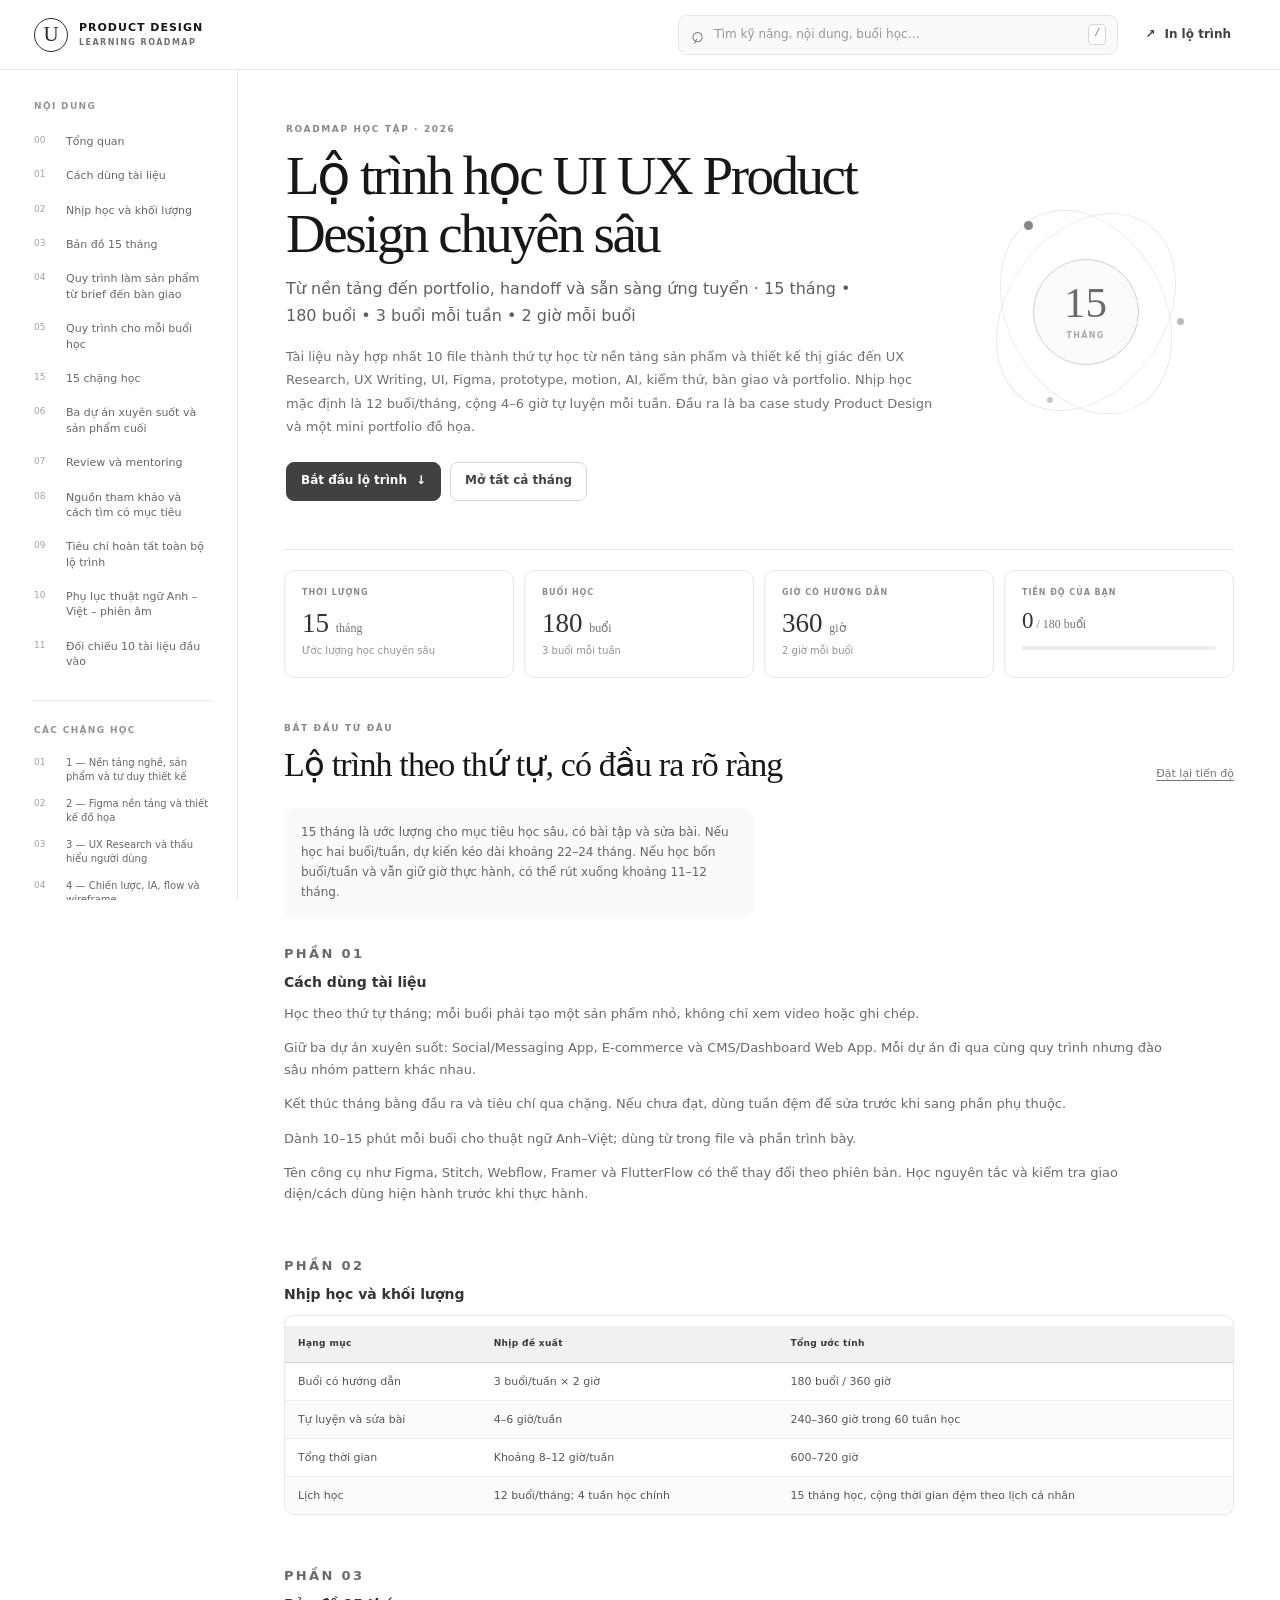
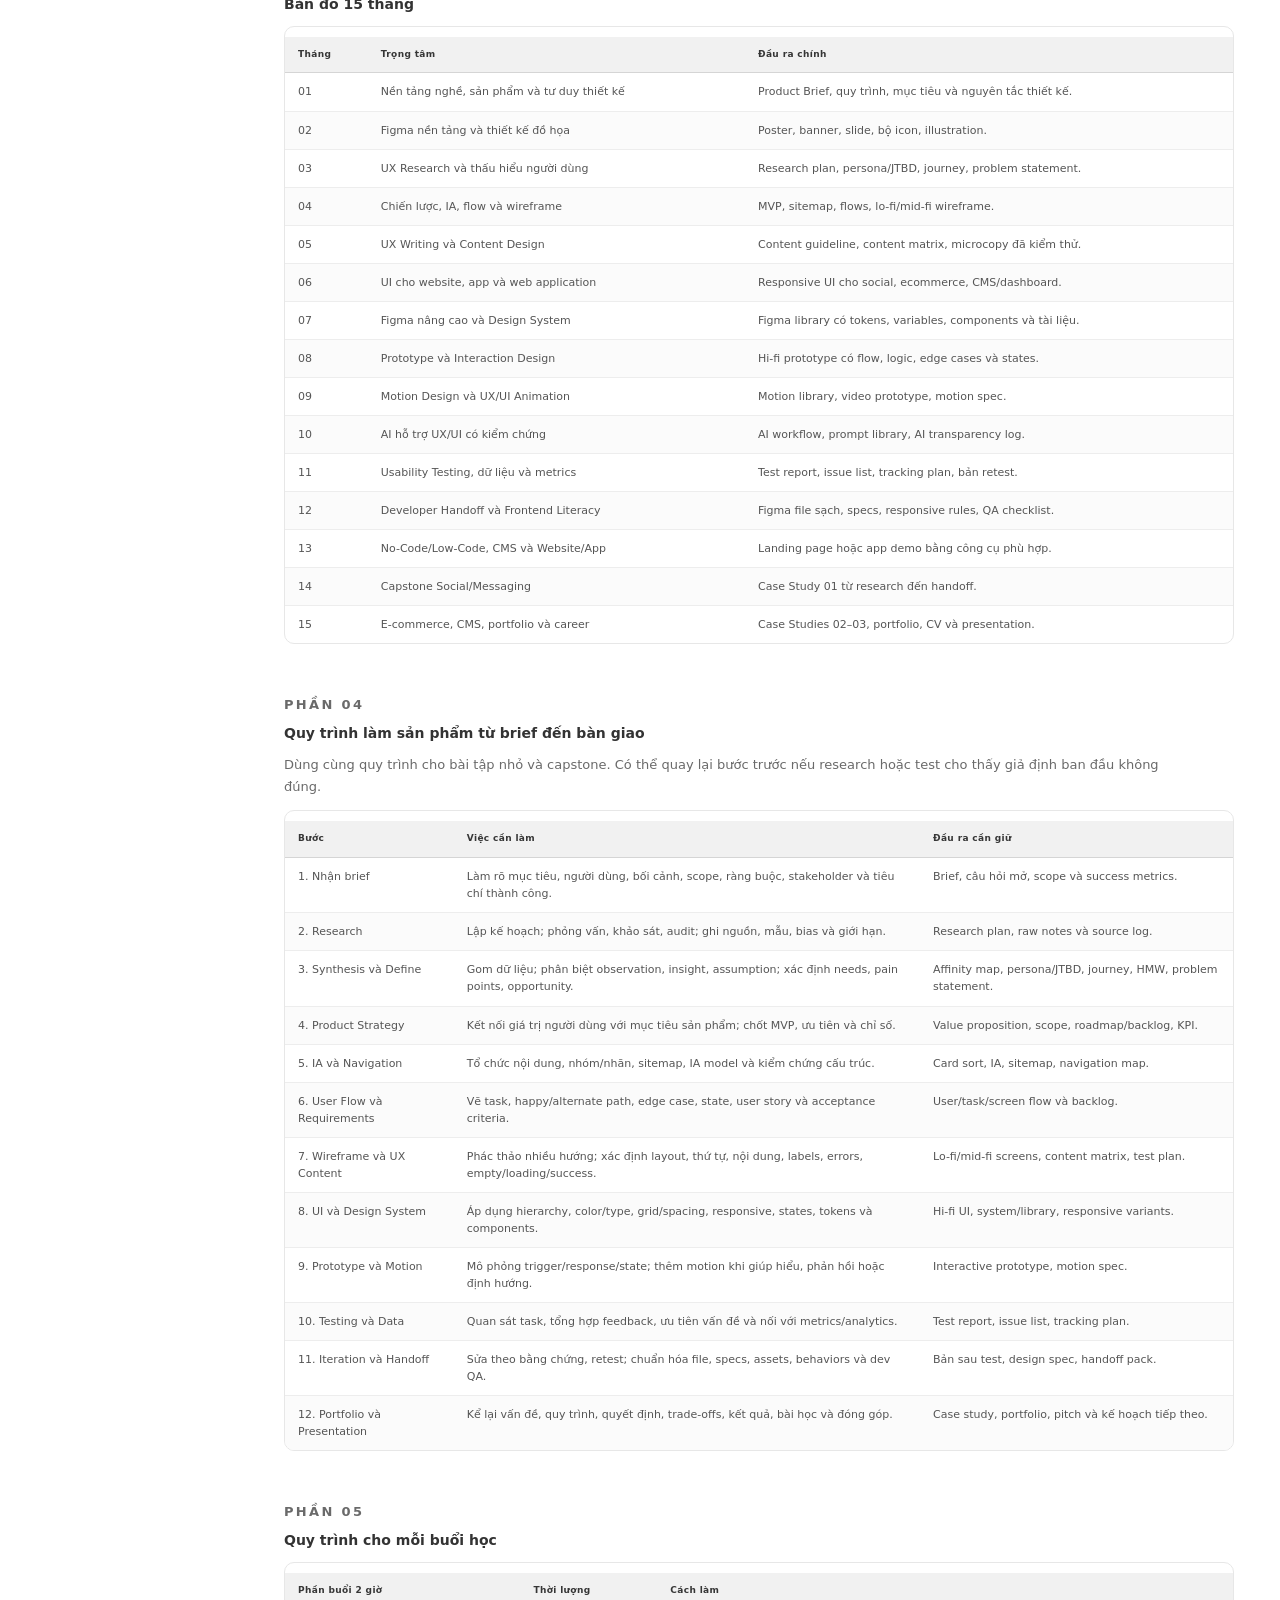
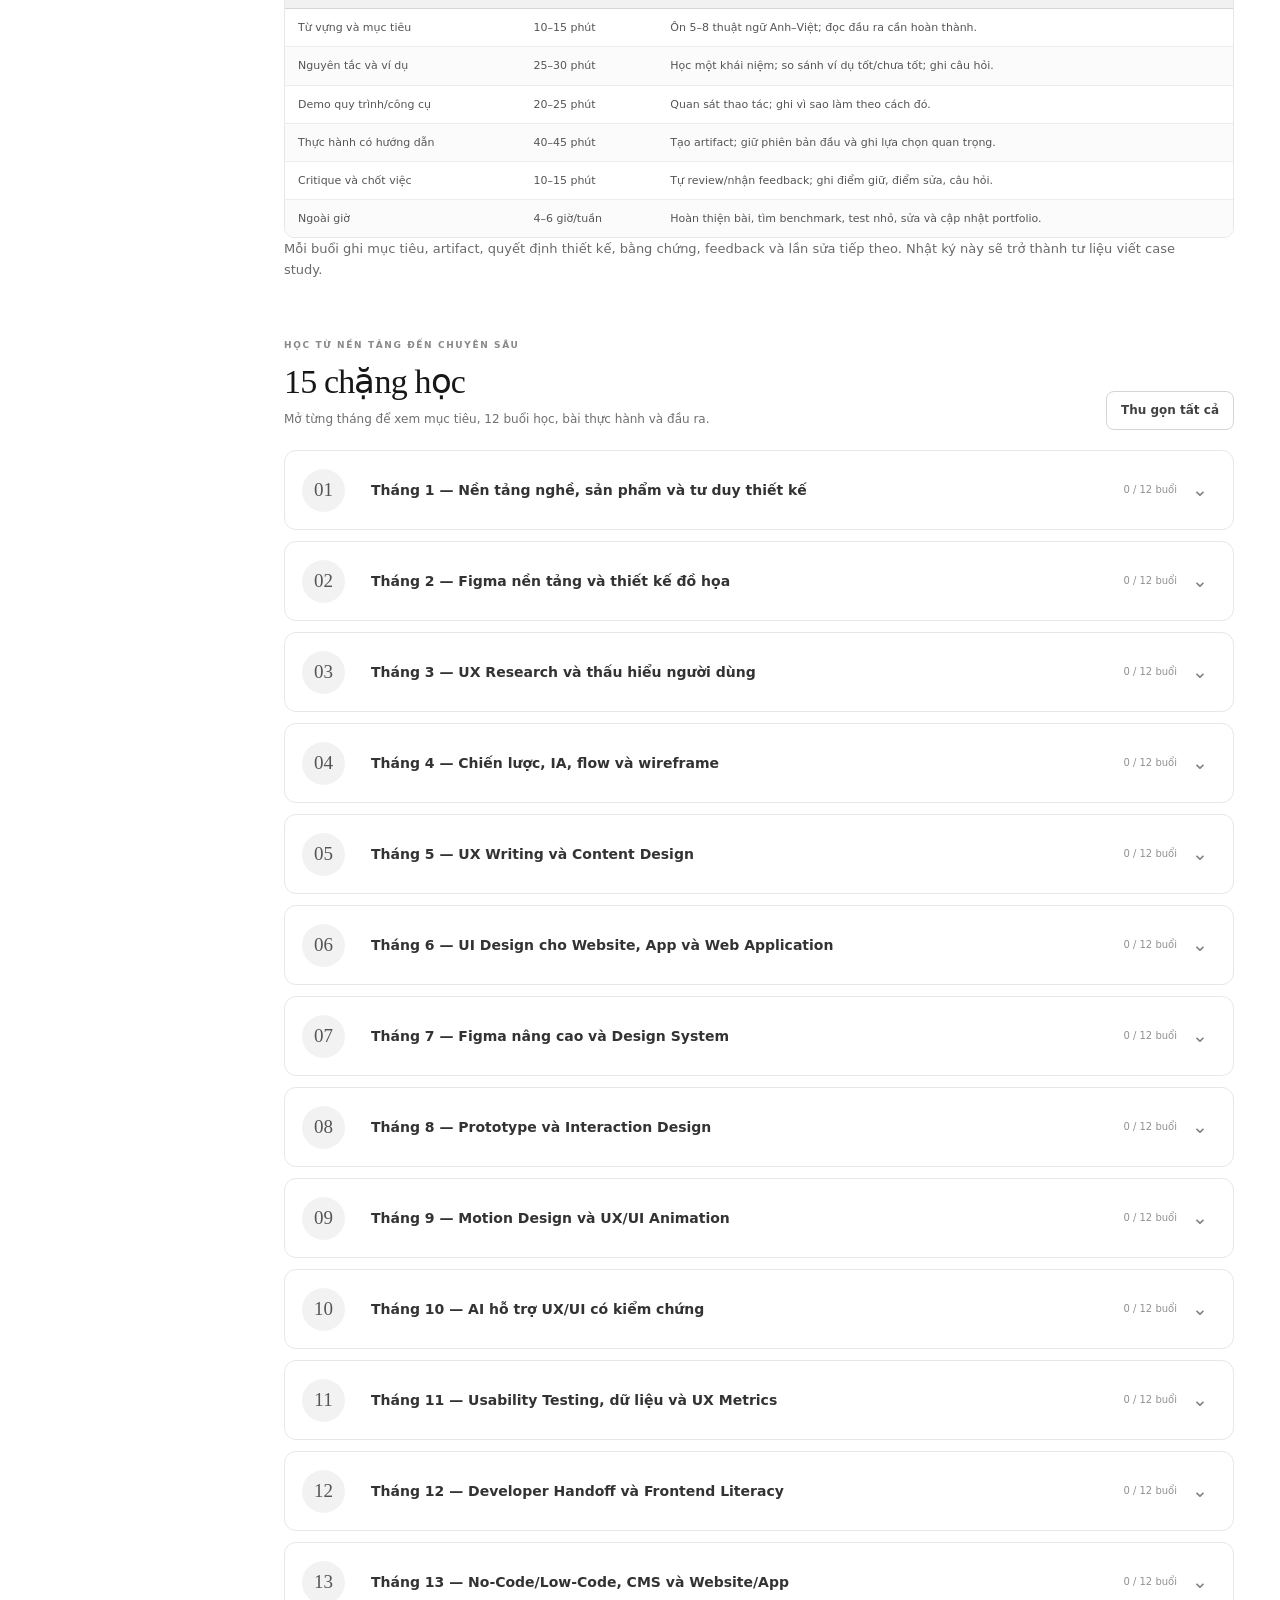
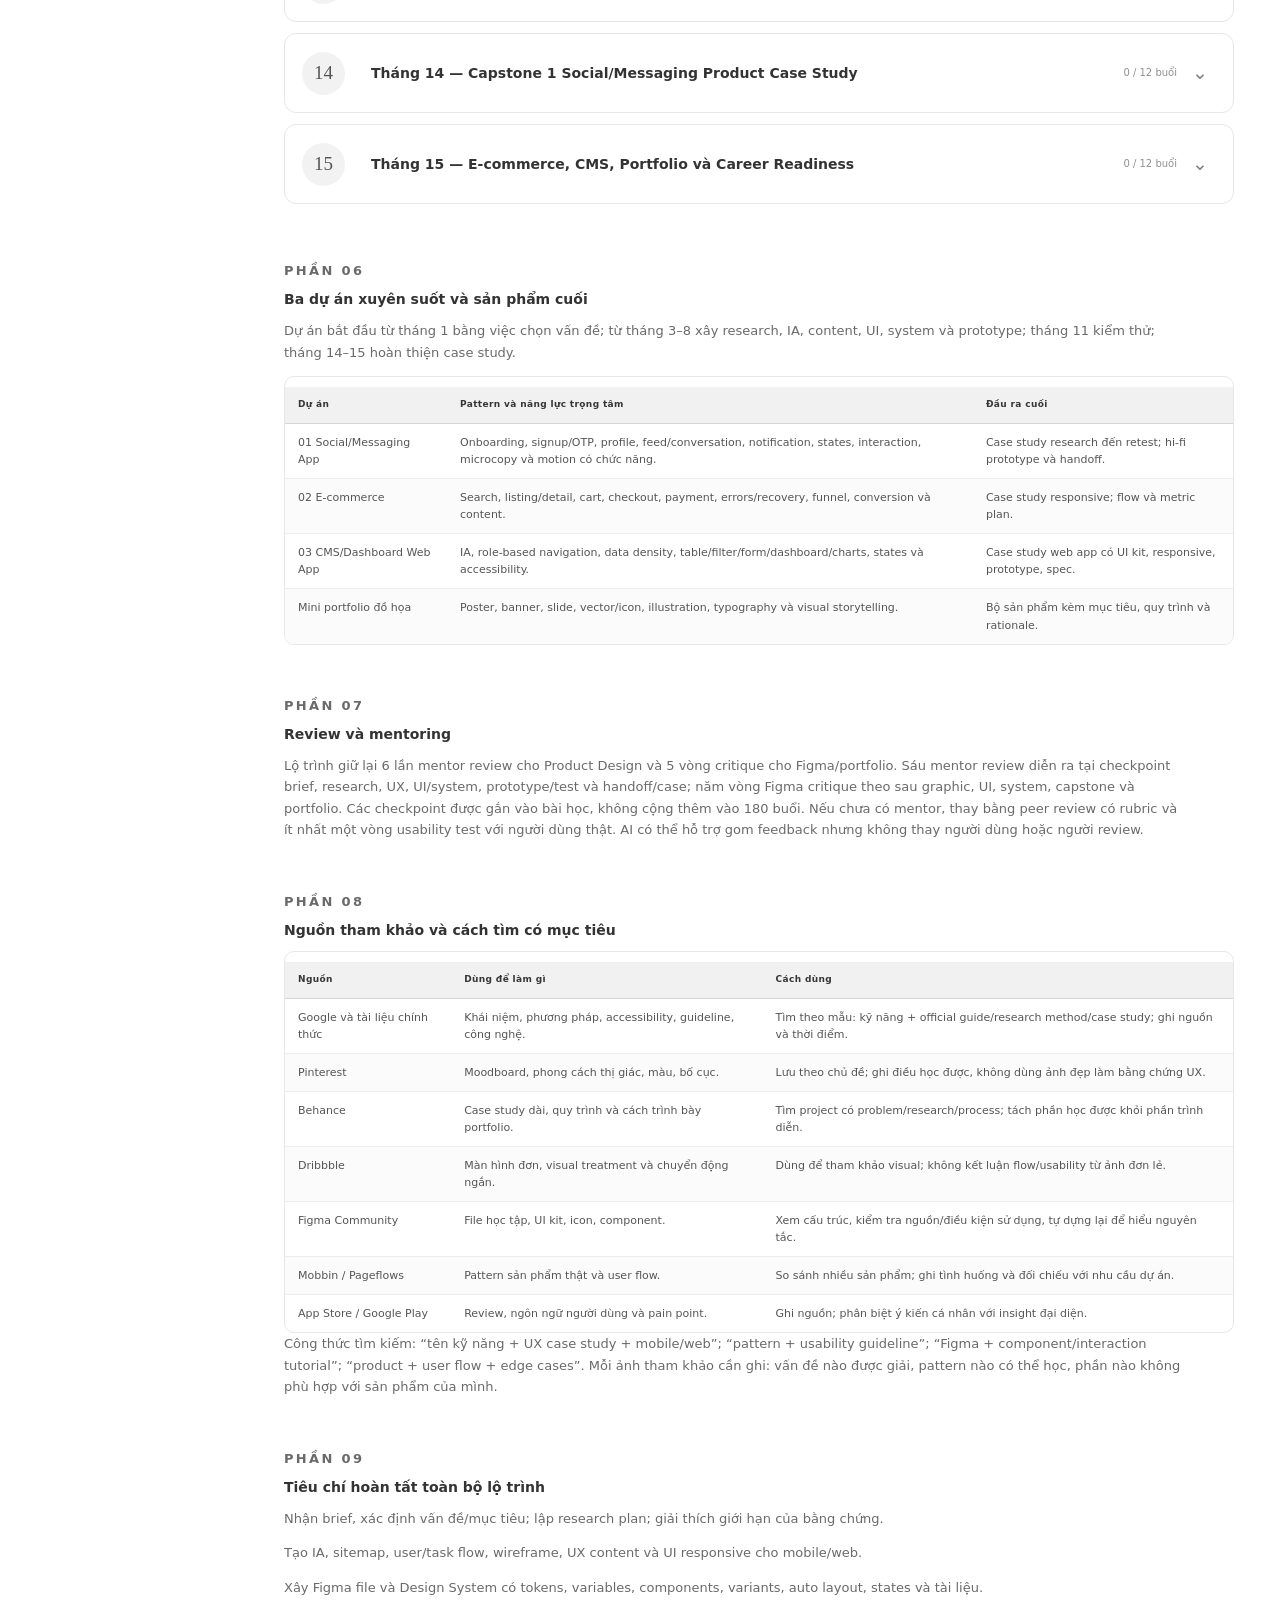
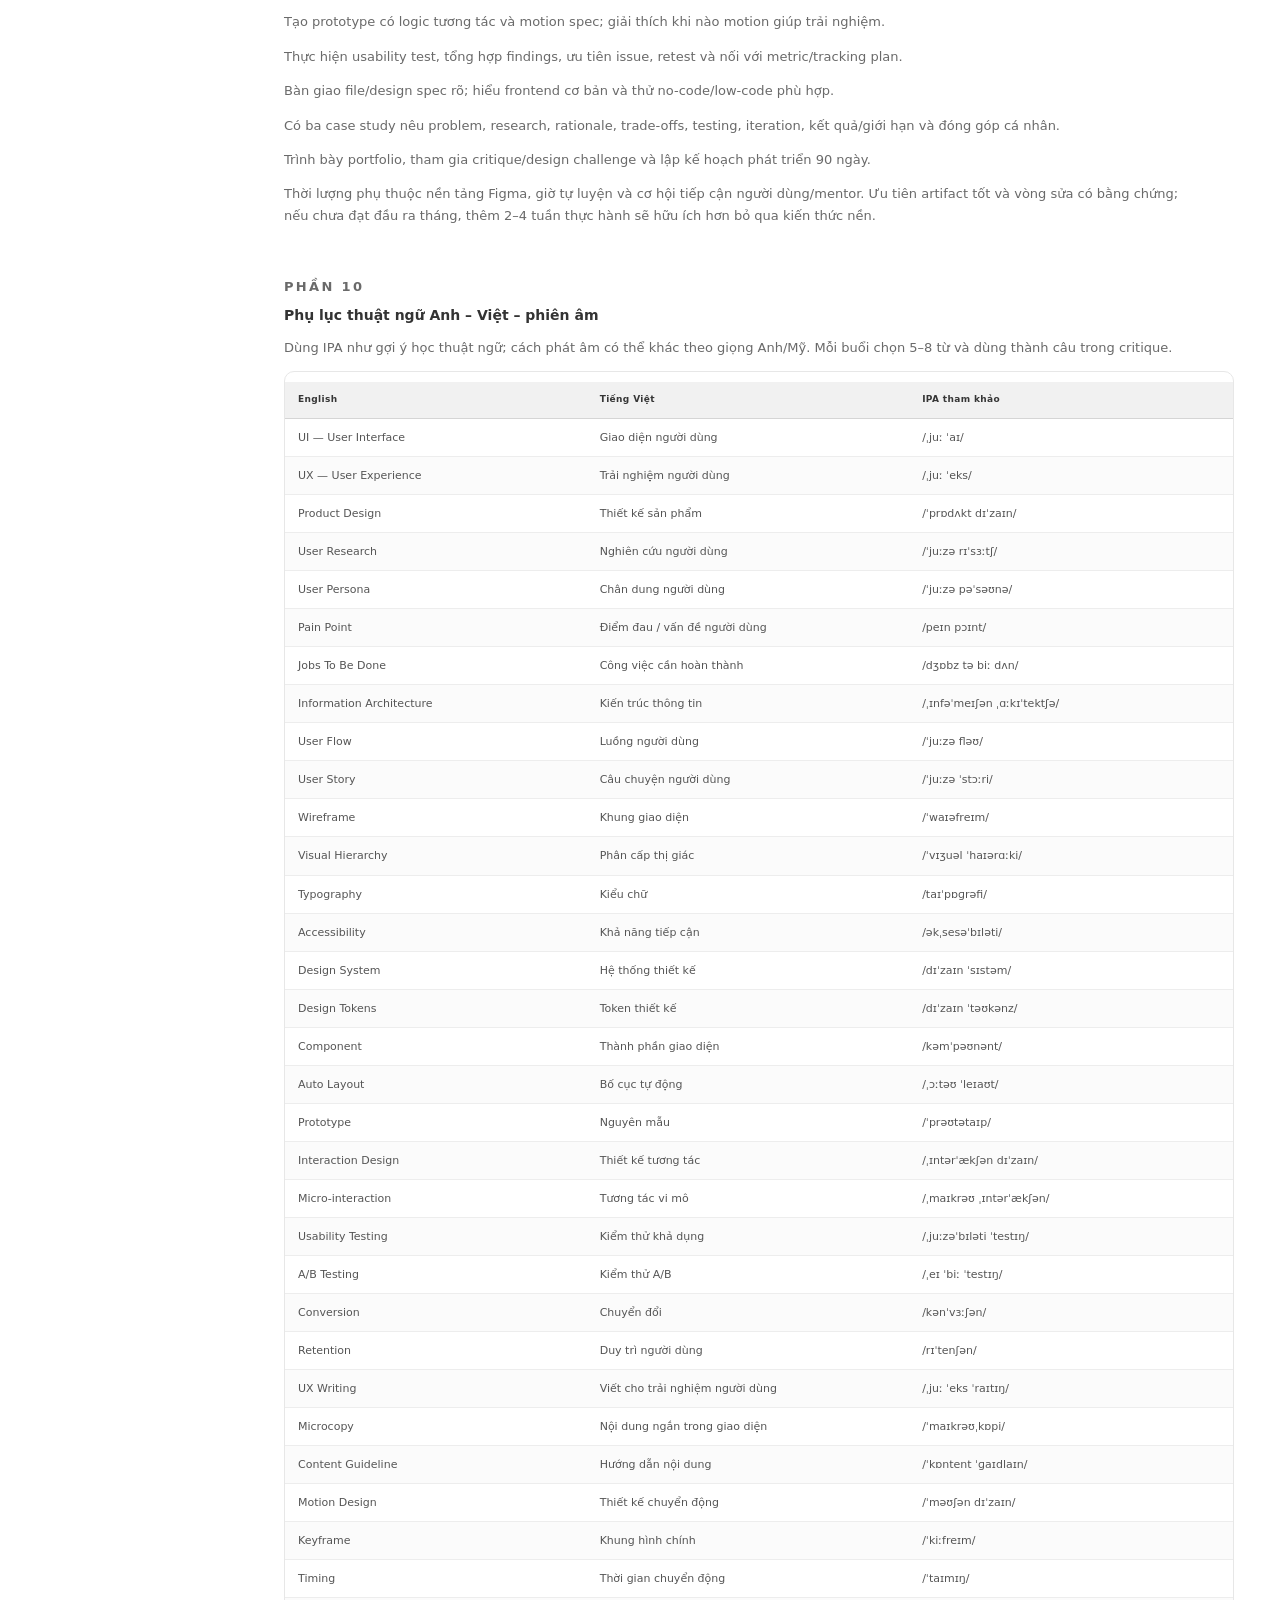
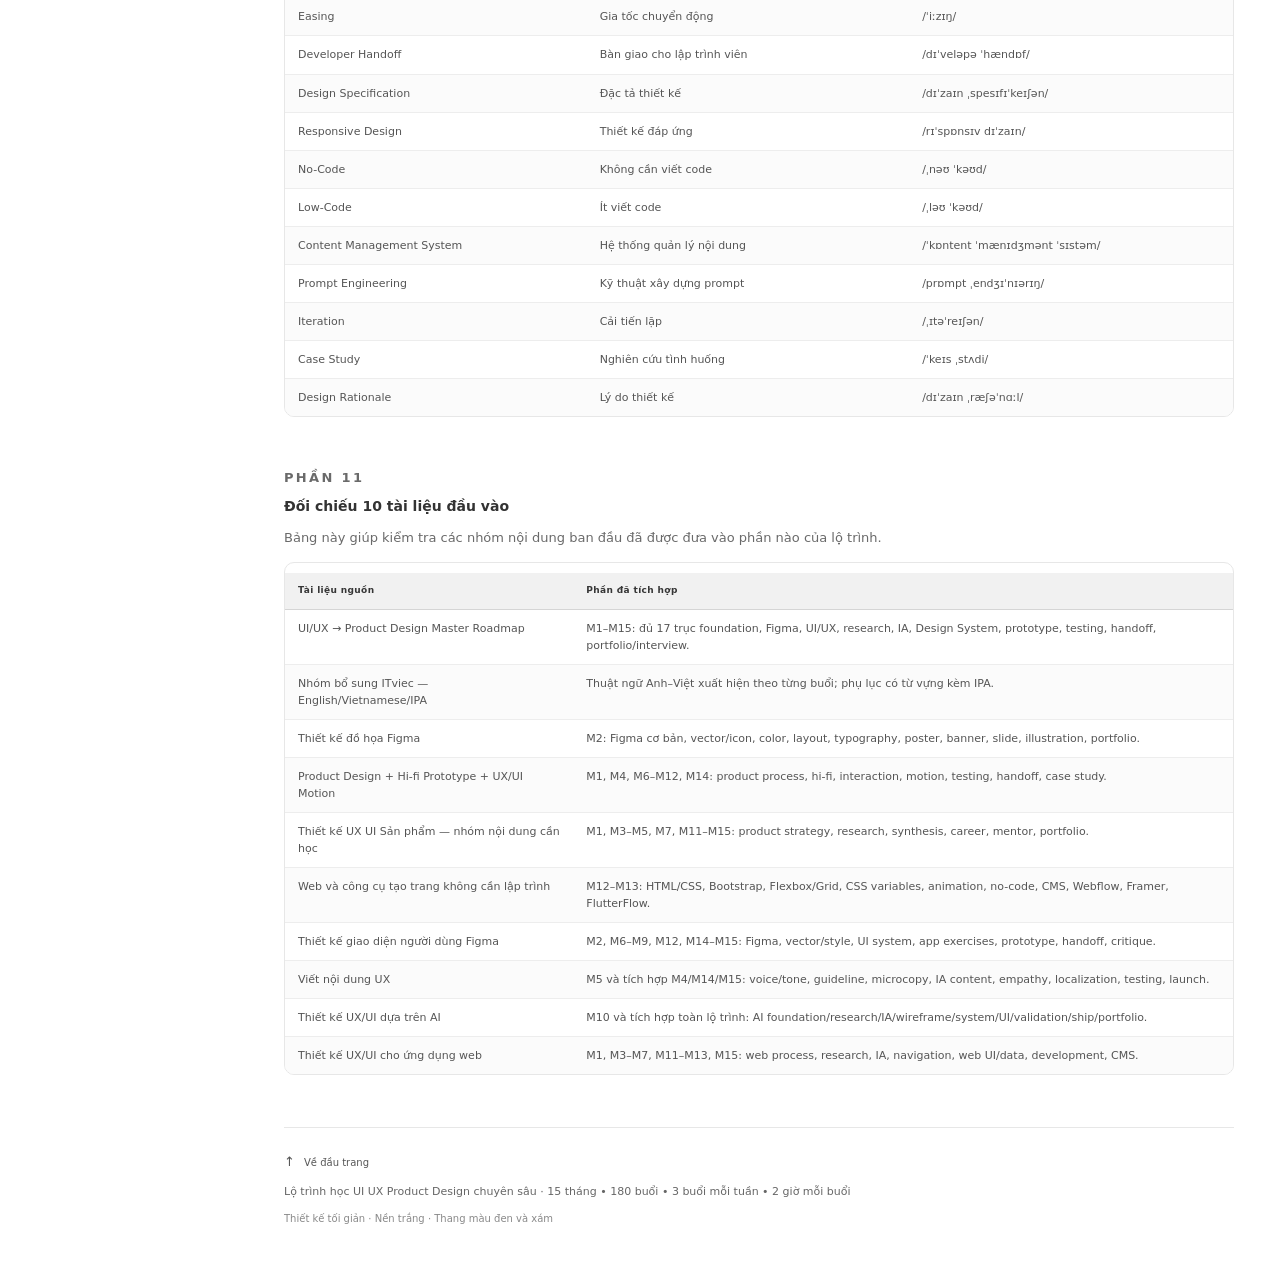
<file: uiux-product-design-github-pages/index.html>
<!doctype html>
<html lang="vi">
<head>
  <meta charset="utf-8">
  <meta name="viewport" content="width=device-width, initial-scale=1">
  <meta name="theme-color" content="#ffffff">
  <meta name="description" content="Lộ trình học UI/UX Product Design chuyên sâu trong 15 tháng, gồm 180 buổi, quy trình, kỹ năng và đầu ra từng chặng.">
  <title>Lộ trình UI/UX Product Design</title>
  <link rel="icon" href="favicon.svg" type="image/svg+xml">
  <link rel="stylesheet" href="styles.css">
  <script src="roadmap-data.js" defer></script>
  <script src="app.js" defer></script>
</head>
<body>
  <a class="skip-link" href="#main">Bỏ qua điều hướng</a>
  <header class="topbar">
    <a class="brand" href="#top" aria-label="Về đầu trang">
      <span class="brand-mark" aria-hidden="true">U</span>
      <span class="brand-name">PRODUCT DESIGN<span>LEARNING ROADMAP</span></span>
    </a>
    <div class="topbar-actions">
      <label class="search-box" for="site-search">
        <span class="search-icon" aria-hidden="true">⌕</span>
        <input id="site-search" type="search" placeholder="Tìm kỹ năng, nội dung, buổi học…" autocomplete="off">
        <kbd>/</kbd>
      </label>
      <button id="print-button" class="button button-quiet" type="button" title="In hoặc lưu trang thành PDF">
        <span aria-hidden="true">↗</span><span class="button-label">In lộ trình</span>
      </button>
    </div>
  </header>

  <div class="page-shell" id="top">
    <aside class="sidebar" aria-label="Điều hướng lộ trình">
      <div class="sidebar-label">NỘI DUNG</div>
      <nav id="main-nav" class="main-nav"></nav>
      <div class="sidebar-divider"></div>
      <div class="sidebar-label">CÁC CHẶNG HỌC</div>
      <nav id="month-nav" class="month-nav" aria-label="Các tháng học"></nav>
      <div class="sidebar-note">Tiến độ học lưu trên trình duyệt này.</div>
    </aside>

    <main id="main">
      <div id="search-status" class="search-status" aria-live="polite"></div>
      <section class="hero" aria-labelledby="page-title">
        <div class="hero-copy">
          <p class="eyebrow">ROADMAP HỌC TẬP · 2026</p>
          <h1 id="page-title"></h1>
          <p id="page-subtitle" class="hero-subtitle"></p>
          <p id="page-intro" class="hero-description"></p>
          <div class="hero-actions">
            <a class="button button-dark" href="#roadmap">Bắt đầu lộ trình <span aria-hidden="true">↓</span></a>
            <button id="expand-all" class="button button-light" type="button">Mở tất cả tháng</button>
          </div>
        </div>
        <div class="hero-art" aria-hidden="true">
          <div class="orbit orbit-one"></div><div class="orbit orbit-two"></div>
          <div class="orbit-center"><span>15</span><small>THÁNG</small></div>
          <span class="orbit-dot dot-a"></span><span class="orbit-dot dot-b"></span><span class="orbit-dot dot-c"></span>
        </div>
      </section>

      <section class="stat-grid" aria-label="Tóm tắt thời lượng">
        <article class="stat-card"><span class="stat-label">THỜI LƯỢNG</span><strong>15 <small>tháng</small></strong><span class="stat-hint">Ước lượng học chuyên sâu</span></article>
        <article class="stat-card"><span class="stat-label">BUỔI HỌC</span><strong>180 <small>buổi</small></strong><span class="stat-hint">3 buổi mỗi tuần</span></article>
        <article class="stat-card"><span class="stat-label">GIỜ CÓ HƯỚNG DẪN</span><strong>360 <small>giờ</small></strong><span class="stat-hint">2 giờ mỗi buổi</span></article>
        <article class="stat-card progress-stat">
          <span class="stat-label">TIẾN ĐỘ CỦA BẠN</span>
          <strong><span id="completed-count">0</span><small> / 180 buổi</small></strong>
          <div class="progress-track" role="progressbar" aria-label="Tiến độ học" aria-valuemin="0" aria-valuemax="180" aria-valuenow="0"><span id="progress-fill"></span></div>
        </article>
      </section>

      <section id="overview" class="content-section intro-panel">
        <div class="section-heading">
          <div><p class="eyebrow">BẮT ĐẦU TỪ ĐÂU</p><h2>Lộ trình theo thứ tự, có đầu ra rõ ràng</h2></div>
          <button id="reset-progress" class="text-button" type="button">Đặt lại tiến độ</button>
        </div>
        <div id="intro-copy" class="intro-copy"></div>
        <div id="overview-sections"></div>
      </section>

      <section id="roadmap" class="content-section roadmap-section">
        <div class="section-heading roadmap-heading">
          <div><p class="eyebrow">HỌC TỪ NỀN TẢNG ĐẾN CHUYÊN SÂU</p><h2>15 chặng học</h2><p class="section-description">Mở từng tháng để xem mục tiêu, 12 buổi học, bài thực hành và đầu ra.</p></div>
          <button id="collapse-all" class="button button-light" type="button">Thu gọn tất cả</button>
        </div>
        <div id="month-list" class="month-list"></div>
        <p class="search-empty" id="empty-search" hidden>Không tìm thấy nội dung phù hợp. Thử từ khóa khác.</p>
      </section>

      <div id="additional-sections"></div>

      <footer class="site-footer">
        <a class="back-top" href="#top">↑ <span>Về đầu trang</span></a>
        <p id="footer-title"></p>
        <span>Thiết kế tối giản · Nền trắng · Thang màu đen và xám</span>
      </footer>
    </main>
  </div>
  <noscript>Trang cần bật JavaScript để hiển thị nội dung lộ trình và lưu tiến độ học.</noscript>
</body>
</html>
</file>
<file: uiux-product-design-github-pages/styles.css>
:root {
  color-scheme: light;
  --paper: #ffffff;
  --surface: #fafafa;
  --surface-strong: #f3f3f3;
  --ink: #292929;
  --ink-strong: #171717;
  --muted: #707070;
  --quiet: #939393;
  --line: #e7e7e7;
  --line-strong: #d5d5d5;
  --shade: #4a4a4a;
  --radius: 16px;
  --shadow: 0 12px 34px rgba(0, 0, 0, .045);
  font-family: Inter, ui-sans-serif, system-ui, -apple-system, BlinkMacSystemFont, "Segoe UI", sans-serif;
}
* { box-sizing: border-box; }
html { scroll-behavior: smooth; scroll-padding-top: 92px; }
body { margin: 0; color: var(--ink); background: var(--paper); font-size: 15px; line-height: 1.65; }
button, input { font: inherit; }
button, a { -webkit-tap-highlight-color: transparent; }
a { color: inherit; text-decoration: none; }
button { color: inherit; }
.skip-link { position: fixed; z-index: 20; top: -100px; left: 12px; padding: 10px 14px; color: white; background: var(--ink-strong); border-radius: 8px; }
.skip-link:focus { top: 10px; }
.topbar { position: sticky; z-index: 10; top: 0; display: flex; align-items: center; justify-content: space-between; gap: 24px; height: 70px; padding: 0 34px; background: rgba(255,255,255,.96); border-bottom: 1px solid var(--line); backdrop-filter: blur(12px); }
.brand { display: flex; align-items: center; gap: 11px; flex-shrink: 0; }
.brand-mark { display: grid; place-items: center; width: 34px; height: 34px; border: 1px solid var(--ink); border-radius: 50%; font-family: Georgia, serif; font-size: 21px; line-height: 1; }
.brand-name { display: flex; flex-direction: column; color: var(--ink-strong); font-size: 11px; font-weight: 750; letter-spacing: .09em; line-height: 1.3; }
.brand-name span { margin-top: 3px; color: var(--muted); font-size: 8px; font-weight: 600; letter-spacing: .18em; }
.topbar-actions { display: flex; align-items: center; justify-content: flex-end; gap: 12px; width: min(680px, 68%); }
.search-box { display: flex; align-items: center; gap: 9px; width: min(440px, 100%); height: 40px; padding: 0 11px; color: var(--muted); background: var(--surface); border: 1px solid var(--line); border-radius: 9px; }
.search-box:focus-within { border-color: #9b9b9b; background: #fff; box-shadow: 0 0 0 3px rgba(0,0,0,.04); }
.search-box input { width: 100%; min-width: 0; color: var(--ink); background: transparent; border: 0; outline: 0; font-size: 12px; }
.search-box input::placeholder { color: #969696; }
.search-icon { font-size: 22px; line-height: 1; transform: rotate(-20deg); }
kbd { padding: 1px 5px; color: #777; background: #fff; border: 1px solid var(--line-strong); border-radius: 4px; font-size: 10px; }
.button { display: inline-flex; align-items: center; justify-content: center; gap: 9px; min-height: 39px; padding: 8px 14px; border: 1px solid var(--line-strong); border-radius: 8px; font-size: 12px; font-weight: 650; cursor: pointer; transition: background .18s ease, border-color .18s ease, transform .18s ease; }
.button:hover { transform: translateY(-1px); }
.button-dark { color: #fff; background: #414141; border-color: #414141; }
.button-dark:hover { background: #292929; }
.button-light, .button-quiet { color: #424242; background: white; }
.button-light:hover, .button-quiet:hover { background: var(--surface-strong); border-color: #c5c5c5; }
.button-quiet { min-width: 104px; border-color: transparent; }
.page-shell { display: grid; grid-template-columns: 238px minmax(0, 1fr); min-height: calc(100vh - 70px); }
.sidebar { position: sticky; top: 70px; align-self: start; height: calc(100vh - 70px); overflow: auto; padding: 29px 18px 24px 25px; border-right: 1px solid var(--line); background: #fff; scrollbar-width: thin; }
.sidebar-label { padding: 0 9px; color: #929292; font-size: 9px; font-weight: 700; letter-spacing: .15em; }
.main-nav, .month-nav { display: grid; gap: 3px; margin-top: 12px; }
.nav-link { display: flex; align-items: flex-start; gap: 9px; padding: 8px 9px; color: #666; border-radius: 7px; font-size: 11px; line-height: 1.4; }
.nav-link:hover, .nav-link.active { color: var(--ink-strong); background: #f3f3f3; }
.nav-link.active { font-weight: 700; }
.nav-index { flex: 0 0 23px; color: #a1a1a1; font-size: 9px; font-variant-numeric: tabular-nums; }
.sidebar-divider { height: 1px; margin: 22px 7px; background: var(--line); }
.month-nav { gap: 1px; }
.month-nav .nav-link { padding-top: 6px; padding-bottom: 6px; font-size: 10px; }
.sidebar-note { margin: 22px 8px 0; color: #939393; font-size: 10px; line-height: 1.5; }
main { min-width: 0; max-width: 1440px; width: 100%; margin: 0 auto; padding: 0 46px; }
.search-status { display: none; position: sticky; z-index: 7; top: 70px; padding: 7px 12px; color: #555; background: white; border-bottom: 1px solid var(--line); font-size: 12px; }
.search-status.visible { display: block; }
.hero { position: relative; display: flex; align-items: center; justify-content: space-between; min-height: 365px; overflow: hidden; padding: 53px 2px 48px; border-bottom: 1px solid var(--line); }
.hero-copy { position: relative; z-index: 1; max-width: 740px; }
.eyebrow { margin: 0 0 11px; color: #898989; font-size: 9px; font-weight: 750; letter-spacing: .18em; line-height: 1.4; }
h1, h2, h3, p { margin-top: 0; }
h1 { max-width: 720px; margin-bottom: 12px; color: var(--ink-strong); font-family: Georgia, "Times New Roman", serif; font-size: clamp(34px, 4.4vw, 55px); font-weight: 500; letter-spacing: -.045em; line-height: 1.07; }
.hero-subtitle { max-width: 600px; margin-bottom: 16px; color: #5f5f5f; font-size: 16px; }
.hero-description { max-width: 665px; margin-bottom: 23px; color: #707070; font-size: 13px; line-height: 1.8; }
.hero-actions { display: flex; align-items: center; flex-wrap: wrap; gap: 9px; }
.hero-art { position: relative; flex: 0 0 240px; width: 240px; height: 240px; margin: 0 2.8% 0 25px; opacity: .72; }
.orbit { position: absolute; inset: 12px; border: 1px solid #dedede; border-radius: 50%; }
.orbit-one { transform: rotate(-28deg) scaleX(.73); }
.orbit-two { transform: rotate(36deg) scaleX(.73); }
.orbit-center { position: absolute; inset: 67px; display: flex; flex-direction: column; align-items: center; justify-content: center; border: 1px solid #bcbcbc; border-radius: 50%; background: #fafafa; }
.orbit-center span { color: #343434; font-family: Georgia, serif; font-size: 43px; line-height: 1; }
.orbit-center small { margin-top: 5px; color: #888; font-size: 8px; font-weight: 700; letter-spacing: .16em; }
.orbit-dot { position: absolute; width: 9px; height: 9px; border-radius: 50%; background: #565656; }
.dot-a { top: 29px; left: 58px; }
.dot-b { right: 22px; top: 126px; width: 7px; height: 7px; background: #a1a1a1; }
.dot-c { bottom: 29px; left: 81px; width: 6px; height: 6px; background: #b5b5b5; }
.stat-grid { display: grid; grid-template-columns: repeat(4, minmax(0, 1fr)); gap: 10px; padding: 20px 0 42px; }
.stat-card { min-height: 108px; padding: 15px 17px; border: 1px solid var(--line); border-radius: 11px; background: #fff; }
.stat-label { display: block; margin-bottom: 8px; color: #8b8b8b; font-size: 8px; font-weight: 750; letter-spacing: .12em; }
.stat-card strong { display: block; color: #333; font-family: Georgia, serif; font-size: 27px; font-weight: 500; line-height: 1.2; }
.stat-card strong small { color: #737373; font-family: inherit; font-size: 12px; }
.stat-hint { display: block; margin-top: 4px; color: #929292; font-size: 10px; }
.progress-stat strong { font-size: 23px; }
.progress-track { height: 4px; overflow: hidden; margin-top: 12px; border-radius: 8px; background: #ededed; }
.progress-track span { display: block; width: 0; height: 100%; border-radius: inherit; background: #606060; transition: width .25s ease; }
.content-section { margin-bottom: 58px; scroll-margin-top: 90px; }
.section-heading { display: flex; align-items: flex-end; justify-content: space-between; gap: 20px; margin-bottom: 20px; }
.section-heading h2 { margin-bottom: 3px; color: var(--ink-strong); font-family: Georgia, serif; font-size: clamp(24px, 3vw, 34px); font-weight: 500; letter-spacing: -.025em; line-height: 1.18; }
.section-description { margin: 8px 0 0; color: var(--muted); font-size: 12px; }
.text-button { padding: 5px 0; color: #757575; background: none; border: 0; font-size: 11px; text-decoration: underline; text-underline-offset: 3px; cursor: pointer; }
.text-button:hover { color: #222; }
.intro-panel { padding-top: 2px; }
.intro-copy { display: grid; grid-template-columns: repeat(2,minmax(0,1fr)); gap: 12px; margin-bottom: 27px; }
.intro-copy p { margin: 0; padding: 15px 17px; color: #666; background: var(--surface); border-radius: 10px; font-size: 12px; }
.overview-block { margin-top: 24px; }
.overview-block h3, .generic-section h3 { margin: 0 0 9px; color: #333; font-size: 14px; font-weight: 680; }
.generic-section { scroll-margin-top: 90px; margin-bottom: 52px; }
.generic-section > p { max-width: 900px; color: #6a6a6a; font-size: 13px; }
.generic-section .eyebrow { margin-bottom: 8px; }
.table-scroll { width: 100%; overflow-x: auto; border: 1px solid var(--line); border-radius: 10px; background: #fff; scrollbar-color: #c9c9c9 #f4f4f4; }
.content-table { width: 100%; min-width: 580px; border-collapse: collapse; color: #555; font-size: 11px; line-height: 1.55; }
.content-table th { padding: 11px 13px; color: #363636; background: #f1f1f1; border-bottom: 1px solid var(--line-strong); font-size: 9px; font-weight: 750; letter-spacing: .04em; text-align: left; vertical-align: top; }
.content-table td { padding: 10px 13px; border-bottom: 1px solid #ededed; vertical-align: top; }
.content-table tr:nth-child(even) td { background: #fbfbfb; }
.content-table tr:last-child td { border-bottom: 0; }
.month-list { display: grid; gap: 11px; }
.month-card { overflow: hidden; border: 1px solid var(--line); border-radius: 12px; background: white; transition: box-shadow .18s ease, border-color .18s ease; scroll-margin-top: 90px; }
.month-card[open] { border-color: #d1d1d1; box-shadow: var(--shadow); }
.month-card summary { display: grid; grid-template-columns: 54px minmax(0,1fr) auto 24px; align-items: center; gap: 15px; min-height: 78px; padding: 12px 17px; list-style: none; cursor: pointer; }
.month-card summary::-webkit-details-marker { display: none; }
.month-number { display: grid; place-items: center; width: 43px; height: 43px; color: #555; background: #f2f2f2; border-radius: 50%; font-family: Georgia, serif; font-size: 19px; }
.month-title { margin: 0; color: #333; font-size: 14px; font-weight: 680; line-height: 1.35; }
.month-summary-meta { color: #909090; font-size: 10px; white-space: nowrap; }
.month-chevron { color: #818181; font-size: 19px; transition: transform .2s ease; }
.month-card[open] .month-chevron { transform: rotate(180deg); }
.month-progress-line { height: 2px; background: #f0f0f0; }
.month-progress-line span { display: block; width: 0; height: 100%; background: #666; transition: width .2s ease; }
.month-content { padding: 0 17px 19px; }
.month-intro-grid { display: grid; grid-template-columns: repeat(3,minmax(0,1fr)); gap: 9px; margin: 7px 0 17px; }
.month-info { min-height: 84px; padding: 12px; background: #f8f8f8; border-radius: 8px; }
.month-info strong { display: block; margin-bottom: 5px; color: #777; font-size: 8px; letter-spacing: .13em; text-transform: uppercase; }
.month-info p { margin: 0; color: #5d5d5d; font-size: 10.5px; line-height: 1.6; }
.lesson-heading { display: flex; align-items: center; justify-content: space-between; gap: 12px; margin: 17px 0 8px; }
.lesson-heading h3 { margin: 0; color: #333; font-size: 13px; }
.lesson-heading span { color: #999; font-size: 10px; }
.lesson-list { display: grid; gap: 7px; }
.lesson-card { display: grid; grid-template-columns: 70px minmax(0,1.25fr) minmax(190px,.8fr); gap: 15px; align-items: start; padding: 12px; border: 1px solid #ececec; border-radius: 8px; }
.lesson-card.completed { background: #fafafa; }
.lesson-meta { display: flex; align-items: center; gap: 7px; padding-top: 2px; }
.lesson-meta input { width: 15px; height: 15px; margin: 0; accent-color: #555; cursor: pointer; }
.lesson-number { color: #858585; font-size: 9px; font-variant-numeric: tabular-nums; }
.lesson-main h4 { margin: 0 0 4px; color: #383838; font-size: 11px; font-weight: 700; line-height: 1.4; }
.lesson-main p, .lesson-output p { margin: 0; color: #727272; font-size: 10px; line-height: 1.65; }
.lesson-output { padding-left: 13px; border-left: 1px solid var(--line); }
.lesson-output strong { display: block; margin-bottom: 4px; color: #898989; font-size: 8px; letter-spacing: .1em; text-transform: uppercase; }
.lesson-card.completed .lesson-main h4 { color: #777; text-decoration: line-through; text-decoration-color: #bdbdbd; }
.month-checklist { margin-top: 17px; padding: 13px 14px; border: 1px solid var(--line); border-radius: 8px; }
.month-checklist h3 { margin: 0 0 8px; color: #444; font-size: 11px; }
.month-checklist ul { display: grid; gap: 5px; margin: 0; padding-left: 17px; color: #707070; font-size: 10px; }
.month-checklist li::marker { color: #999; }
.generic-section table { margin-top: 10px; }
.search-empty { margin: 18px 0; padding: 18px; color: #777; background: #f8f8f8; border-radius: 9px; font-size: 12px; text-align: center; }
.site-footer { display: flex; flex-wrap: wrap; align-items: center; justify-content: space-between; gap: 10px; padding: 23px 0 35px; border-top: 1px solid var(--line); color: #898989; font-size: 10px; }
.site-footer p { width: 100%; margin: 0; color: #666; font-size: 11px; }
.back-top { color: #555; font-size: 13px; }
.back-top span { margin-left: 5px; font-size: 10px; }
noscript { display: block; padding: 15px; color: #333; background: #f1f1f1; text-align: center; }

@media (min-width: 1500px) {
  main { padding-right: 62px; padding-left: 62px; }
}
@media (max-width: 1050px) {
  .topbar { padding: 0 20px; }
  .page-shell { grid-template-columns: 205px minmax(0,1fr); }
  .sidebar { padding-right: 12px; padding-left: 15px; }
  main { padding-right: 25px; padding-left: 25px; }
  .hero-art { flex-basis: 190px; width: 190px; height: 190px; margin-right: 0; }
  .orbit-center { inset: 53px; }
}
@media (max-width: 780px) {
  html { scroll-padding-top: 128px; }
  .topbar { height: auto; min-height: 66px; flex-wrap: wrap; gap: 8px; padding: 10px 15px; }
  .brand-mark { width: 31px; height: 31px; }
  .topbar-actions { width: 100%; justify-content: space-between; gap: 7px; }
  .search-box { flex: 1; height: 37px; }
  .button-quiet { min-width: auto; padding: 7px 9px; }
  .button-label { display: none; }
  .page-shell { display: block; }
  .sidebar { position: sticky; z-index: 8; top: 112px; display: block; width: 100%; height: auto; padding: 8px 12px; overflow: hidden; border-right: 0; border-bottom: 1px solid var(--line); }
  .sidebar-label, .sidebar-divider, .sidebar-note, .month-nav { display: none; }
  .main-nav { display: flex; gap: 4px; margin: 0; overflow-x: auto; scrollbar-width: none; }
  .main-nav::-webkit-scrollbar { display: none; }
  .nav-link { flex: 0 0 auto; align-items: center; gap: 4px; padding: 7px 9px; white-space: nowrap; font-size: 10px; }
  .nav-index { flex-basis: auto; }
  main { padding: 0 17px; }
  .search-status { top: 162px; }
  .hero { min-height: unset; padding: 43px 0 33px; }
  .hero-art { position: absolute; right: -45px; bottom: -64px; width: 185px; height: 185px; margin: 0; opacity: .25; }
  .hero-copy { max-width: 100%; }
  .hero-description { max-width: 590px; }
  .stat-grid { grid-template-columns: repeat(2,minmax(0,1fr)); gap: 8px; padding: 14px 0 33px; }
  .stat-card { min-height: 96px; padding: 12px; }
  .section-heading { align-items: flex-start; }
  .roadmap-heading { align-items: flex-end; }
  .intro-copy { grid-template-columns: 1fr; gap: 8px; }
  .month-card summary { grid-template-columns: 44px minmax(0,1fr) 20px; gap: 10px; padding: 10px 11px; }
  .month-number { width: 38px; height: 38px; font-size: 17px; }
  .month-summary-meta { display: none; }
  .month-title { font-size: 12px; }
  .month-content { padding: 0 10px 13px; }
  .month-intro-grid { grid-template-columns: 1fr; gap: 6px; }
  .month-info { min-height: unset; padding: 10px; }
  .lesson-card { grid-template-columns: 55px minmax(0,1fr); gap: 8px; padding: 10px; }
  .lesson-output { grid-column: 2; padding: 7px 0 0; border-top: 1px solid var(--line); border-left: 0; }
  .lesson-main h4 { font-size: 10.5px; }
  .lesson-main p, .lesson-output p { font-size: 9.5px; }
  .generic-section { margin-bottom: 39px; }
}
@media (max-width: 430px) {
  body { font-size: 14px; }
  main { padding-right: 13px; padding-left: 13px; }
  h1 { max-width: 350px; font-size: 36px; }
  .hero-subtitle { font-size: 14px; }
  .hero-description { font-size: 11.5px; }
  .section-heading h2 { font-size: 25px; }
  .roadmap-heading { flex-direction: column; }
  .roadmap-heading .button { align-self: flex-end; }
  .lesson-card { grid-template-columns: 49px minmax(0,1fr); gap: 6px; }
  .lesson-meta { gap: 4px; }
}
@media print {
  .topbar, .sidebar, .hero-actions, .text-button, #collapse-all, .search-status, .site-footer .back-top, .lesson-meta input { display: none !important; }
  .page-shell { display: block; }
  main { max-width: none; padding: 0; }
  .hero { min-height: 0; padding: 10px 0 20px; }
  .hero-art { display: none; }
  .stat-grid { grid-template-columns: repeat(4,1fr); padding: 12px 0 20px; }
  .content-section, .generic-section { margin-bottom: 25px; }
  .month-card { break-inside: avoid; box-shadow: none !important; }
  .month-card:not([open]) > *:not(summary) { display: block !important; }
  .month-card summary { min-height: 48px; }
  .lesson-card { break-inside: avoid; }
  .table-scroll { overflow: visible; }
  .content-table { min-width: 0; font-size: 8px; }
  a { text-decoration: none; }
}

[hidden] { display: none !important; }
.content-subheading { margin: 17px 0 8px; color: #444; font-size: 12px; font-weight: 700; line-height: 1.45; }
.content-list { display: grid; gap: 6px; margin: 9px 0 13px; padding-left: 19px; color: #666; font-size: 12px; line-height: 1.7; }
.content-list li::marker { color: #999; }
@media (prefers-reduced-motion: reduce) {
  *, *::before, *::after { scroll-behavior: auto !important; animation-duration: .01ms !important; transition-duration: .01ms !important; }
}
</file>
